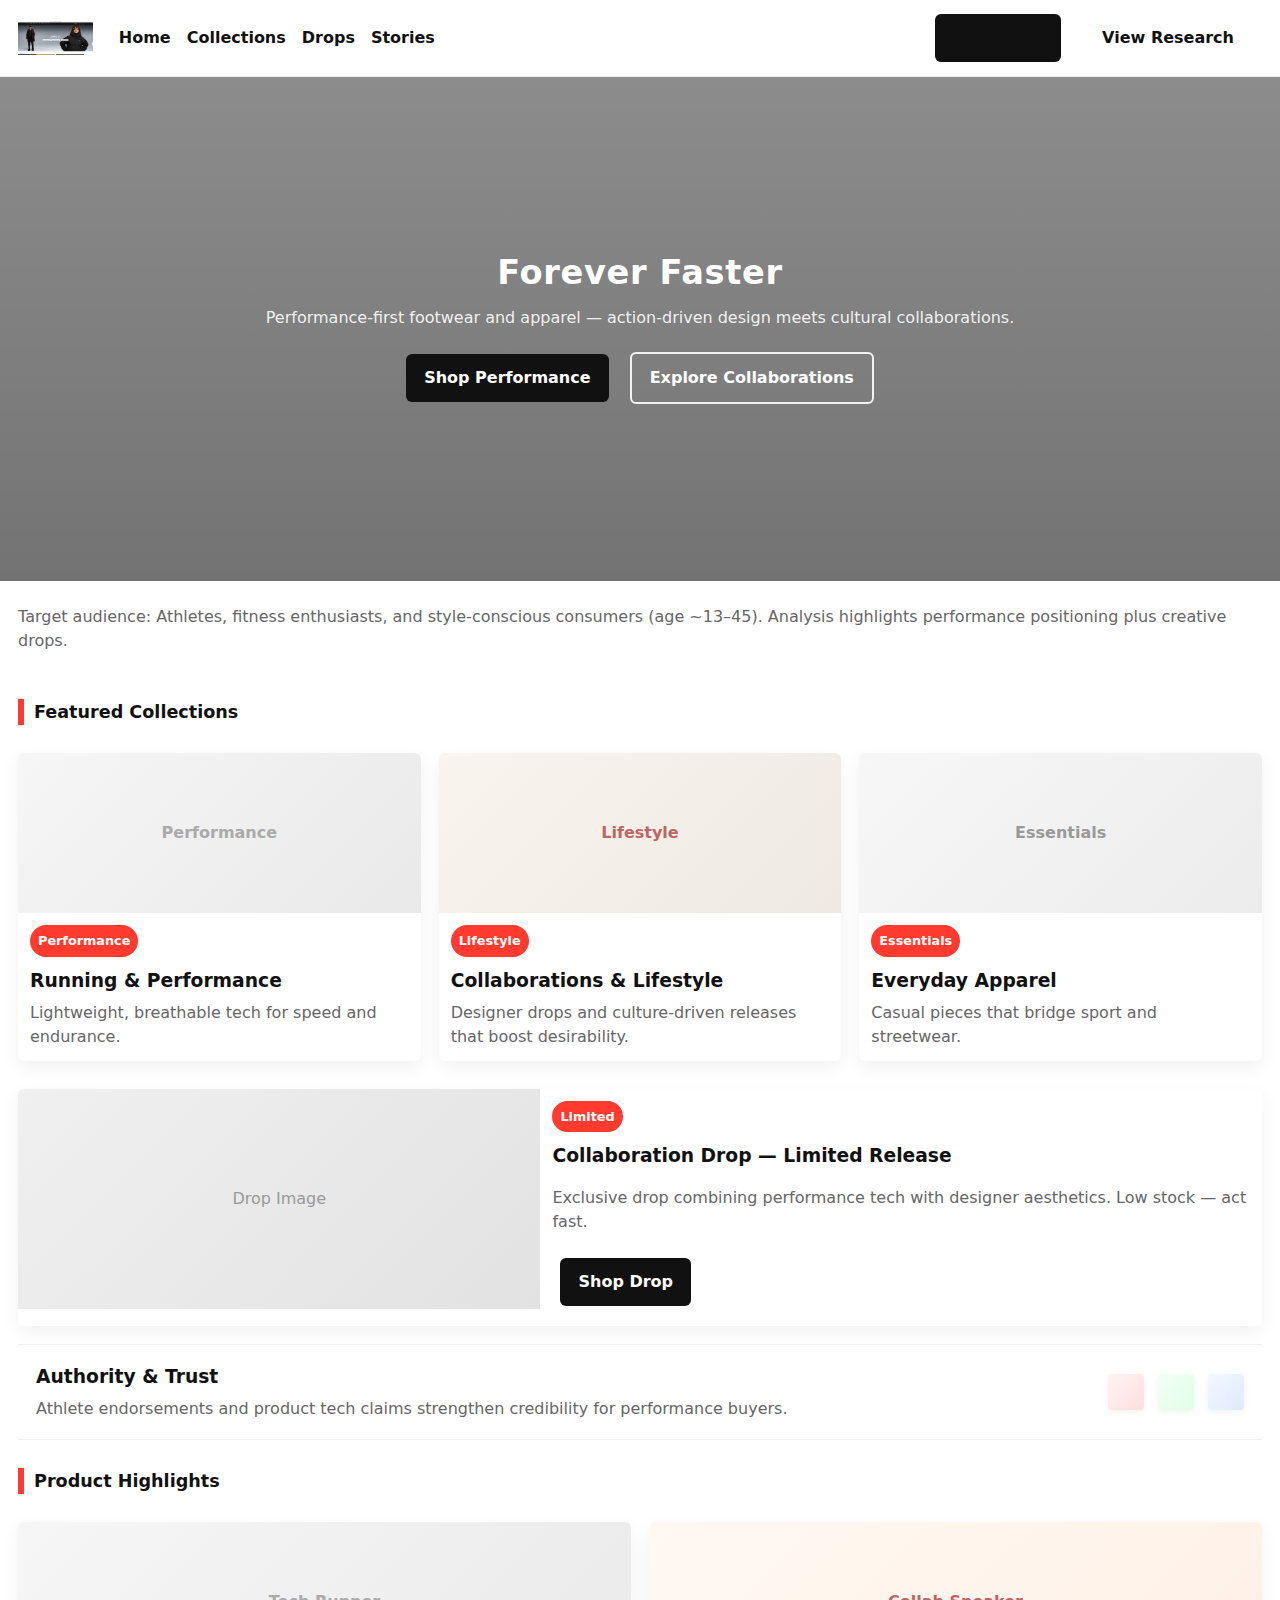
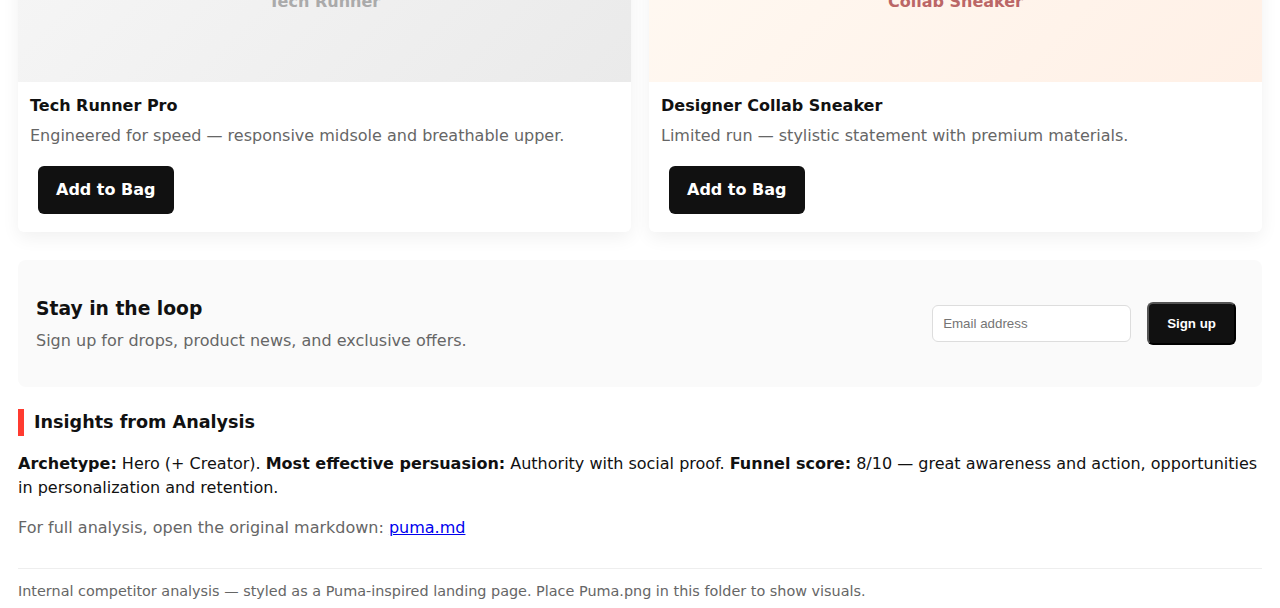
<file: docs/competitors/danielpark/index.html>
<!doctype html>
<html lang="en">
<head>
	<meta charset="utf-8" />
	<meta name="viewport" content="width=device-width,initial-scale=1" />
	<title>PUMA — Competitor Analysis</title>
	<link rel="stylesheet" href="styles.css">
	<style>
		/* Inline page-specific styles to give a Puma-like layout without editing styles.css */
		.hero{
			display:flex;
			align-items:center;
			justify-content:center;
			min-height:56vh;
			color:#fff;
			text-align:center;
			/* removed second reference to Puma.png - using gradient + subtle pattern instead */
			background:
				linear-gradient(180deg, rgba(0,0,0,.45), rgba(0,0,0,.55)),
				repeating-radial-gradient(circle at 10% 10%, rgba(255,255,255,0.02), rgba(255,255,255,0.02) 8px, transparent 8px, transparent 24px);
			gap:20px;
			padding:48px 18px;
		}
		.hero .inner{max-width:1000px;}
		.hero h2{font-size:2.1rem;margin:0 0 8px;letter-spacing:0.02em}
		.hero p{margin:0 0 16px;color:rgba(255,255,255,0.9)}
		.cta{display:inline-block;background:#111;color:#fff;padding:12px 18px;text-decoration:none;border-radius:6px;margin:6px 8px;font-weight:600}
		.cta.ghost{background:transparent;border:2px solid rgba(255,255,255,0.9)}
		.topnav{
			display:flex;align-items:center;gap:18px;padding:12px 18px;border-bottom:1px solid #eee;background:#fff;
			position:sticky;top:0;z-index:40;
		}
		.topnav .logo{height:34px}
		.topnav nav{margin-left:18px}
		.topnav a{margin:0 8px;text-decoration:none;color:#111;font-weight:600}
		.collections{display:grid;grid-template-columns:repeat(auto-fit,minmax(220px,1fr));gap:18px;margin:28px 0}
		.card{background:#fff;border-radius:6px;box-shadow:0 6px 18px rgba(0,0,0,0.06);overflow:hidden}
		.card .media{height:160px;background:#f5f5f5;background-size:cover;background-position:center}
		.card .body{padding:12px}
		.badge{display:inline-block;background:var(--accent);color:#fff;padding:6px 8px;border-radius:16px;font-size:0.8rem;font-weight:700}
		.authority{display:flex;gap:18px;align-items:center;justify-content:space-between;padding:18px;border-top:1px solid #f0f0f0;border-bottom:1px solid #f0f0f0;margin:18px 0}
		.authority .list{display:flex;gap:14px;align-items:center}
		.newsletter{display:flex;gap:8px;align-items:center;margin:18px 0}
		.newsletter input{flex:1;padding:10px;border:1px solid #ddd;border-radius:6px}
		@media (max-width:720px){ .hero h2{font-size:1.6rem} .authority{flex-direction:column;align-items:flex-start} }
	</style>
</head>
<body>
	<!-- top navigation (Puma-like) -->
	<header class="topnav" role="banner">
		<div style="display:flex;align-items:center;">
			<img src="Puma.png" alt="PUMA logo" class="logo" onerror="this.style.display='none'">
			<nav aria-label="Primary" style="display:flex;">
				<a href="#basic-info">Home</a>
				<a href="#archetype">Collections</a>
				<a href="#persuasion">Drops</a>
				<a href="#funnel">Stories</a>
			</nav>
		</div>
		<div style="margin-left:auto">
			<a class="cta" href="#takeaways">Shop Now</a>
			<a class="cta ghost" href="puma.md" target="_blank" rel="noopener">View Research</a>
		</div>
	</header>

	<!-- hero (uses gradient/pattern now; logo in topnav is the single image) -->
	<section class="hero" role="region" aria-label="Hero">
		<div class="inner">
			<h2>Forever Faster</h2>
			<p>Performance-first footwear and apparel — action-driven design meets cultural collaborations.</p>
			<div>
				<a class="cta" href="#strengths">Shop Performance</a>
				<a class="cta ghost" href="#takeaways">Explore Collaborations</a>
			</div>
		</div>
	</section>

	<main class="content" role="main">
		<!-- Quick summary banner -->
		<section style="padding:18px 0;">
			<p style="margin:0; color:var(--muted);">Target audience: Athletes, fitness enthusiasts, and style-conscious consumers (age ~13–45). Analysis highlights performance positioning plus creative drops.</p>
		</section>

		<!-- Collections grid (based on puma.md content) -->
		<section id="collections" aria-label="Featured collections">
			<h2 style="border-left:6px solid var(--accent);padding-left:10px;">Featured Collections</h2>
			<div class="collections">
				<div class="card">
					<!-- replaced image background with neutral gradient placeholder -->
					<div class="media" style="background:linear-gradient(135deg,#f6f6f6,#e9e9e9);display:flex;align-items:center;justify-content:center;color:#aaa;font-weight:700">Performance</div>
					<div class="body">
						<span class="badge">Performance</span>
						<h3 style="margin:10px 0 6px">Running & Performance</h3>
						<p style="margin:0;color:var(--muted)">Lightweight, breathable tech for speed and endurance.</p>
					</div>
				</div>

				<div class="card">
					<div class="media" style="background:linear-gradient(135deg,#faf4ef,#efe9e3);display:flex;align-items:center;justify-content:center;color:#b66;font-weight:700">Lifestyle</div>
					<div class="body">
						<span class="badge">Lifestyle</span>
						<h3 style="margin:10px 0 6px">Collaborations & Lifestyle</h3>
						<p style="margin:0;color:var(--muted)">Designer drops and culture-driven releases that boost desirability.</p>
					</div>
				</div>

				<div class="card">
					<div class="media" style="background:linear-gradient(135deg,#f7f7f7,#ececec);display:flex;align-items:center;justify-content:center;color:#999;font-weight:700">Essentials</div>
					<div class="body">
						<span class="badge">Essentials</span>
						<h3 style="margin:10px 0 6px">Everyday Apparel</h3>
						<p style="margin:0;color:var(--muted)">Casual pieces that bridge sport and streetwear.</p>
					</div>
				</div>
			</div>
		</section>

		<!-- Featured drop with scarcity (media uses gradient placeholder) -->
		<section id="featured-drop" aria-label="Featured drop" style="margin-bottom:18px;">
			<div class="card" style="display:flex;gap:0;align-items:stretch;overflow:hidden;">
				<div class="media" style="width:42%;background:linear-gradient(135deg,#f0f0f0,#e2e2e2);min-height:220px;display:flex;align-items:center;justify-content:center;color:#999">Drop Image</div>
				<div class="body" style="flex:1;">
					<span class="badge">Limited</span>
					<h3 style="margin:10px 0 8px">Collaboration Drop — Limited Release</h3>
					<p style="color:var(--muted)">Exclusive drop combining performance tech with designer aesthetics. Low stock — act fast.</p>
					<div style="margin-top:12px;">
						<a class="cta" href="#persuasion">Shop Drop</a>
						<a class="cta ghost" href="#research">Read Story</a>
					</div>
				</div>
			</div>
		</section>

		<!-- Authority / endorsements: replaced <img> placeholders with styled divs (no Puma.png) -->
		<section class="authority" aria-label="Athlete endorsements">
			<div>
				<h3 style="margin:0 0 6px">Authority & Trust</h3>
				<p style="margin:0;color:var(--muted)">Athlete endorsements and product tech claims strengthen credibility for performance buyers.</p>
			</div>
			<div class="list" aria-hidden="true">
				<!-- placeholders instead of repeated Puma.png -->
				<div style="width:36px;height:36px;background:linear-gradient(135deg,#fff4f4,#ffdede);border-radius:4px;box-shadow:0 2px 6px rgba(0,0,0,0.06)"></div>
				<div style="width:36px;height:36px;background:linear-gradient(135deg,#f4fff7,#dfffe6);border-radius:4px;box-shadow:0 2px 6px rgba(0,0,0,0.06)"></div>
				<div style="width:36px;height:36px;background:linear-gradient(135deg,#f4f8ff,#dfeaff);border-radius:4px;box-shadow:0 2px 6px rgba(0,0,0,0.06)"></div>
			</div>
		</section>

		<!-- Product highlights (converted from analysis content) -->
		<section id="products">
			<h2 style="border-left:6px solid var(--accent);padding-left:10px;">Product Highlights</h2>
			<div class="collections">
				<div class="card">
					<div class="media" style="background:linear-gradient(135deg,#f6f6f6,#eaeaea);display:flex;align-items:center;justify-content:center;color:#aaa;font-weight:700">Tech Runner</div>
					<div class="body">
						<h4 style="margin:0 0 6px">Tech Runner Pro</h4>
						<p style="margin:0;color:var(--muted)">Engineered for speed — responsive midsole and breathable upper.</p>
						<div style="margin-top:12px;"><a class="cta" href="#funnel">Add to Bag</a></div>
					</div>
				</div>

				<div class="card">
					<div class="media" style="background:linear-gradient(135deg,#fff9f2,#fff0e6);display:flex;align-items:center;justify-content:center;color:#b66;font-weight:700">Collab Sneaker</div>
					<div class="body">
						<h4 style="margin:0 0 6px">Designer Collab Sneaker</h4>
						<p style="margin:0;color:var(--muted)">Limited run — stylistic statement with premium materials.</p>
						<div style="margin-top:12px;"><a class="cta" href="#persuasion">Add to Bag</a></div>
					</div>
				</div>
			</div>
		</section>

		<!-- Newsletter / CTA -->
		<section style="margin:22px 0;padding:18px;border-radius:8px;background:#fafafa;display:flex;align-items:center;gap:12px;flex-wrap:wrap;">
			<div style="flex:1;min-width:220px;">
				<h3 style="margin:0 0 6px">Stay in the loop</h3>
				<p style="margin:0;color:var(--muted)">Sign up for drops, product news, and exclusive offers.</p>
			</div>
			<form class="newsletter" onsubmit="alert('Demo only: signup simulated'); return false;">
				<input type="email" placeholder="Email address" required>
				<button class="cta" type="submit">Sign up</button>
			</form>
		</section>

		<!-- keep the research-based content (preserves puma.md insights) -->
		<section id="insights">
			<h2 style="border-left:6px solid var(--accent);padding-left:10px;">Insights from Analysis</h2>
			<!-- ...existing content from puma.md summarized below... -->
			<p><strong>Archetype:</strong> Hero (+ Creator). <strong>Most effective persuasion:</strong> Authority with social proof. <strong>Funnel score:</strong> 8/10 — great awareness and action, opportunities in personalization and retention.</p>
			<p style="margin-top:8px;color:var(--muted)">For full analysis, open the original markdown: <a href="puma.md" target="_blank" rel="noopener">puma.md</a></p>
		</section>

		<footer class="page-footer" style="margin-top:28px;">
			<p style="margin:0;color:var(--muted)">Internal competitor analysis — styled as a Puma-inspired landing page. Place Puma.png in this folder to show visuals.</p>
		</footer>
	</main>

	<script>
		// smooth scrolling from original page (keeps behavior)
		(function(){
			if (!('querySelector' in document)) return;
			document.querySelectorAll('a[href^="#"]').forEach(function(a){
				a.addEventListener('click', function(e){
					var href = this.getAttribute('href');
					if (!href || href === '#') return;
					if (href.charAt(0) === '#') {
						e.preventDefault();
						var id = href.slice(1);
						var el = document.getElementById(id);
						if (el) el.scrollIntoView({behavior:'smooth', block:'start'});
					}
				});
			});
		})();
	</script>
</body>
</html>
</file>
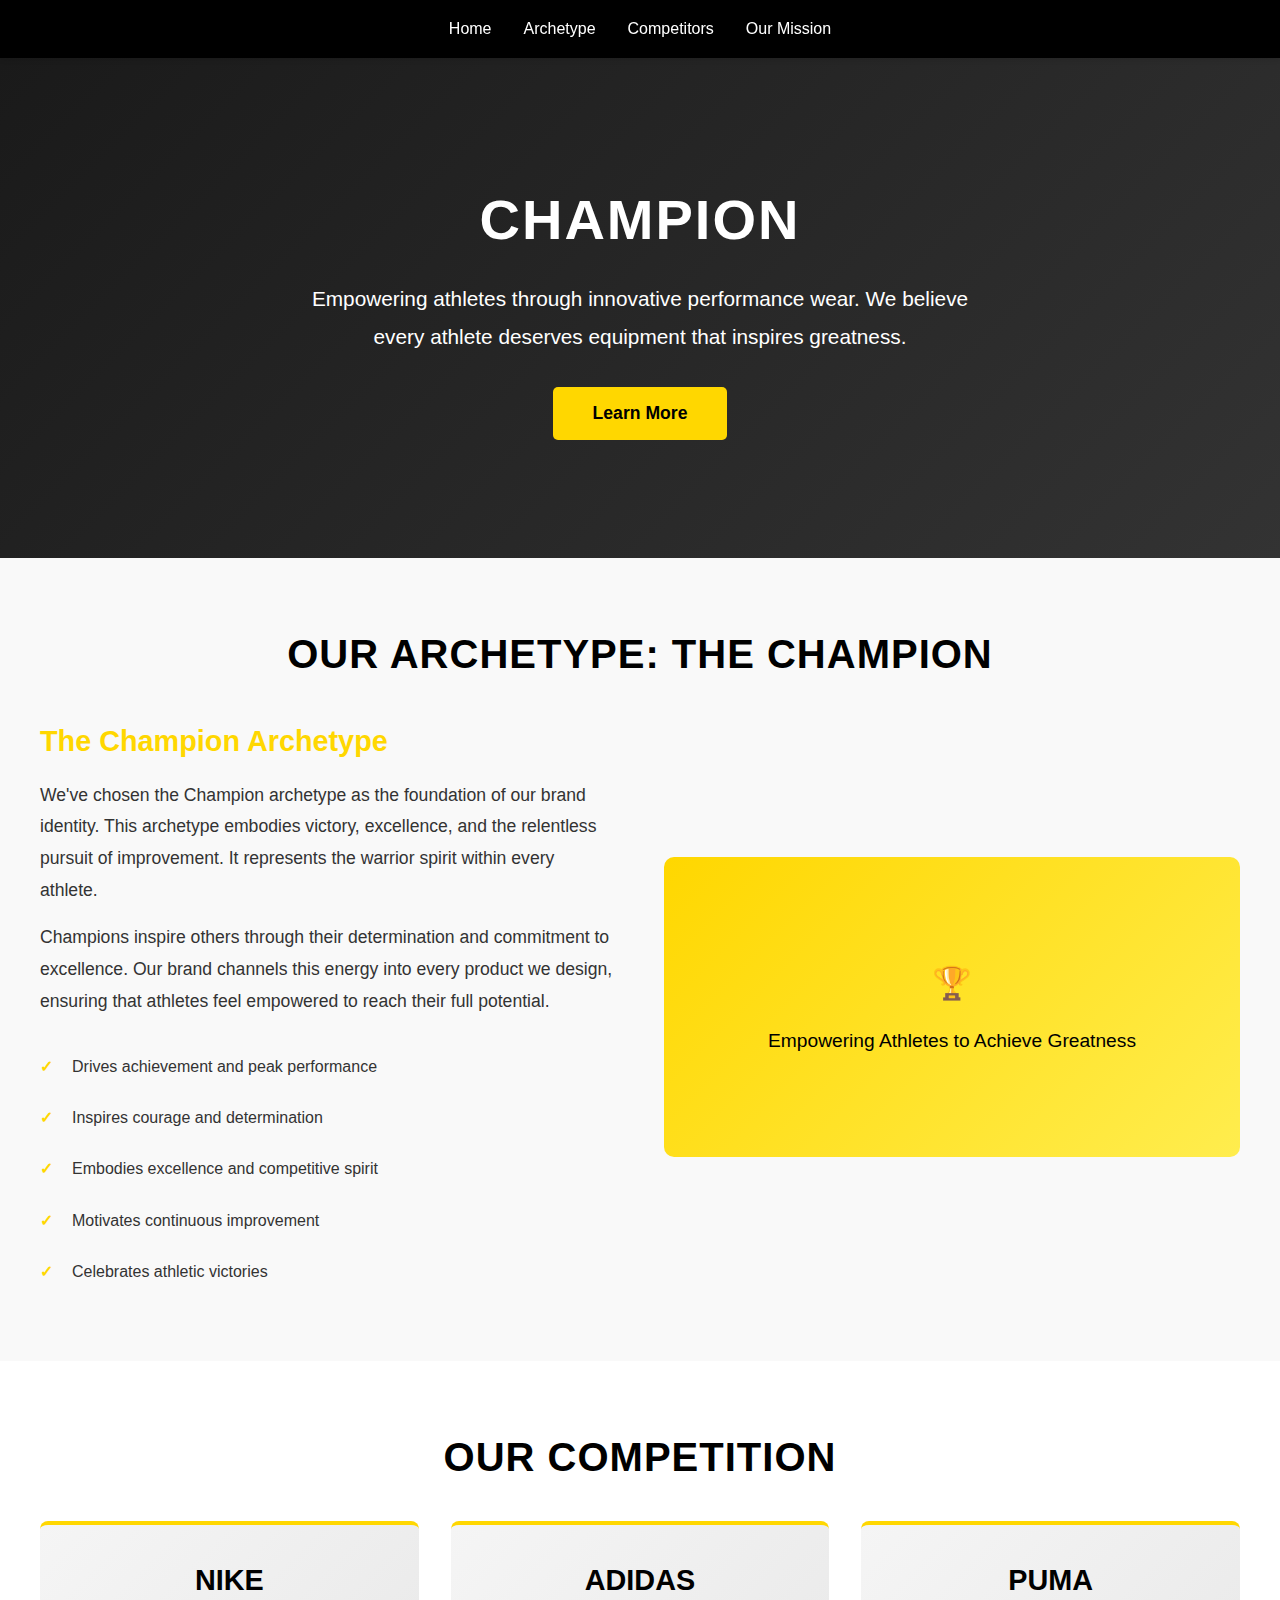
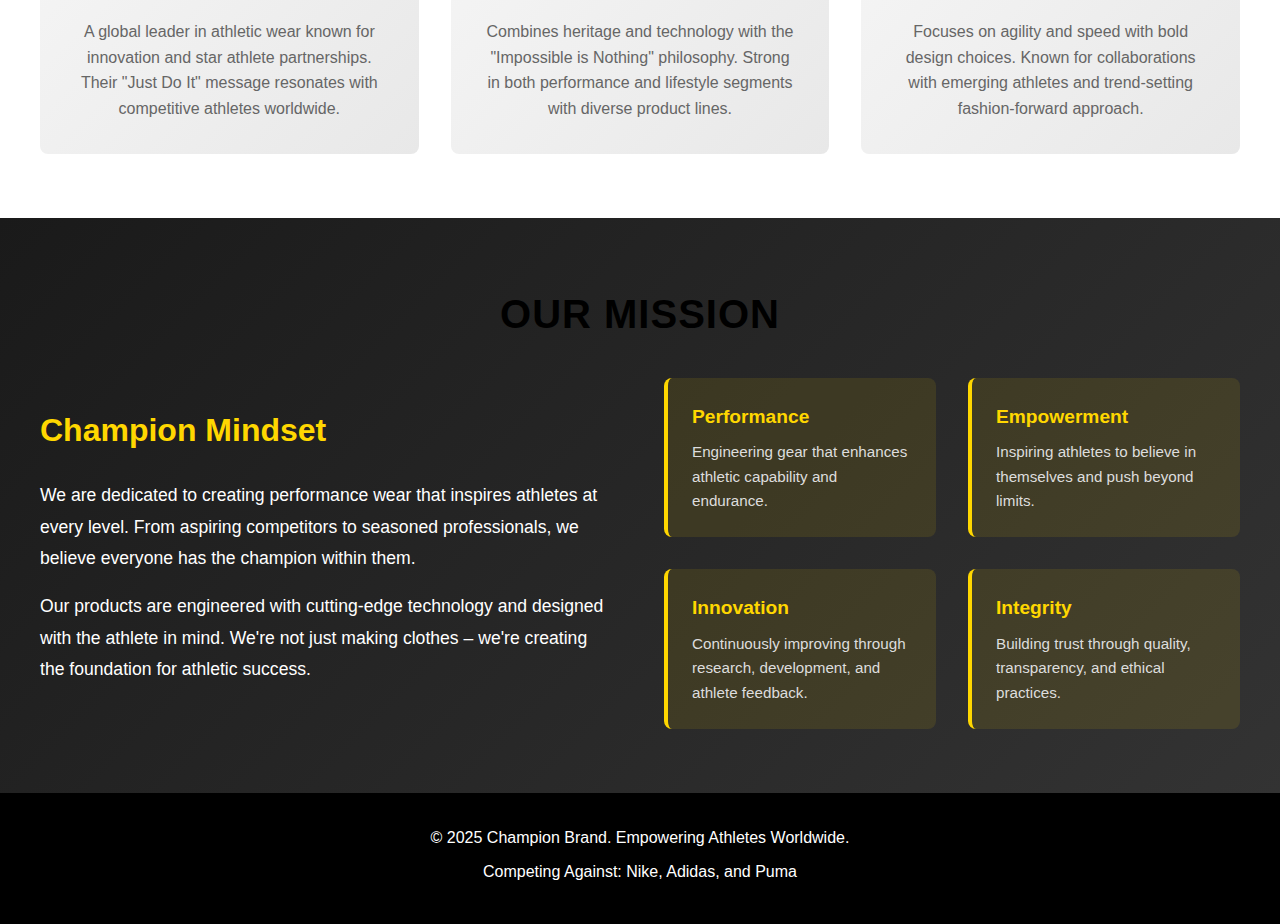
<file: docs/competitors/mauriciorivera/index.html>
<!DOCTYPE html>
<html lang="en">
<head>
    <meta charset="UTF-8">
    <meta name="viewport" content="width=device-width, initial-scale=1.0">
    <title>Champion - Empowering Athletes Through Performance Wear</title>
    <style>
        * {
            margin: 0;
            padding: 0;
            box-sizing: border-box;
        }

        body {
            font-family: 'Segoe UI', Tahoma, Geneva, Verdana, sans-serif;
            line-height: 1.6;
            color: #333;
        }

        /* Navigation */
        nav {
            background-color: #000;
            padding: 1rem 2rem;
            position: sticky;
            top: 0;
            z-index: 100;
            box-shadow: 0 2px 5px rgba(0,0,0,0.1);
        }

        nav ul {
            list-style: none;
            display: flex;
            justify-content: center;
            gap: 2rem;
            flex-wrap: wrap;
        }

        nav a {
            color: #fff;
            text-decoration: none;
            font-weight: 500;
            transition: color 0.3s ease;
        }

        nav a:hover {
            color: #ffd700;
        }

        /* Hero Section */
        .hero {
            background: linear-gradient(135deg, #1a1a1a 0%, #333 100%);
            color: #fff;
            padding: 6rem 2rem;
            text-align: center;
            min-height: 500px;
            display: flex;
            flex-direction: column;
            justify-content: center;
            align-items: center;
        }

        .hero h1 {
            font-size: 3.5rem;
            margin-bottom: 1rem;
            text-transform: uppercase;
            letter-spacing: 2px;
        }

        .hero p {
            font-size: 1.3rem;
            margin-bottom: 2rem;
            max-width: 700px;
            line-height: 1.8;
        }

        .cta-button {
            background-color: #ffd700;
            color: #000;
            padding: 1rem 2.5rem;
            font-size: 1.1rem;
            border: none;
            border-radius: 5px;
            cursor: pointer;
            font-weight: 700;
            transition: background-color 0.3s ease, transform 0.2s ease;
            text-decoration: none;
            display: inline-block;
        }

        .cta-button:hover {
            background-color: #ffed4e;
            transform: translateY(-2px);
        }

        /* Container */
        .container {
            max-width: 1200px;
            margin: 0 auto;
            padding: 2rem;
        }

        /* Section Styling */
        section {
            padding: 4rem 2rem;
        }

        section h2 {
            font-size: 2.5rem;
            margin-bottom: 2rem;
            text-align: center;
            color: #000;
            text-transform: uppercase;
            letter-spacing: 1px;
        }

        /* Archetype Section */
        .archetype {
            background-color: #f9f9f9;
        }

        .archetype-content {
            display: grid;
            grid-template-columns: 1fr 1fr;
            gap: 3rem;
            align-items: center;
            max-width: 1200px;
            margin: 0 auto;
        }

        .archetype-text h3 {
            font-size: 1.8rem;
            margin-bottom: 1rem;
            color: #ffd700;
        }

        .archetype-text p {
            font-size: 1.1rem;
            margin-bottom: 1rem;
            line-height: 1.8;
        }

        .archetype-features {
            list-style: none;
            margin-top: 1.5rem;
        }

        .archetype-features li {
            padding: 0.8rem 0;
            padding-left: 2rem;
            position: relative;
            font-size: 1rem;
        }

        .archetype-features li:before {
            content: "✓";
            position: absolute;
            left: 0;
            color: #ffd700;
            font-weight: bold;
        }

        .archetype-visual {
            background: linear-gradient(135deg, #ffd700 0%, #ffed4e 100%);
            padding: 2rem;
            border-radius: 10px;
            text-align: center;
            min-height: 300px;
            display: flex;
            flex-direction: column;
            justify-content: center;
            align-items: center;
        }

        .archetype-visual h3 {
            font-size: 2rem;
            color: #000;
            text-transform: uppercase;
            margin-bottom: 1rem;
        }

        .archetype-visual p {
            color: #000;
            font-size: 1.2rem;
            font-weight: 500;
        }

        /* Competitors Section */
        .competitors {
            background-color: #fff;
        }

        .competitors-grid {
            display: grid;
            grid-template-columns: repeat(auto-fit, minmax(250px, 1fr));
            gap: 2rem;
            max-width: 1200px;
            margin: 0 auto;
        }

        .competitor-card {
            background: linear-gradient(135deg, #f5f5f5 0%, #e8e8e8 100%);
            padding: 2rem;
            border-radius: 8px;
            text-align: center;
            transition: transform 0.3s ease, box-shadow 0.3s ease;
            border-top: 4px solid #ffd700;
        }

        .competitor-card:hover {
            transform: translateY(-5px);
            box-shadow: 0 10px 25px rgba(0,0,0,0.15);
        }

        .competitor-card h3 {
            font-size: 1.8rem;
            margin-bottom: 1rem;
            color: #000;
            text-transform: uppercase;
        }

        .competitor-card p {
            color: #666;
            font-size: 1rem;
            line-height: 1.6;
        }

        /* Mission Section */
        .mission {
            background: linear-gradient(135deg, #1a1a1a 0%, #333 100%);
            color: #fff;
        }

        .mission-content {
            display: grid;
            grid-template-columns: 1fr 1fr;
            gap: 3rem;
            align-items: center;
            max-width: 1200px;
            margin: 0 auto;
        }

        .mission-text h3 {
            font-size: 2rem;
            margin-bottom: 1.5rem;
            color: #ffd700;
        }

        .mission-text p {
            font-size: 1.1rem;
            margin-bottom: 1rem;
            line-height: 1.8;
        }

        .mission-values {
            display: grid;
            grid-template-columns: 1fr 1fr;
            gap: 2rem;
        }

        .value-item {
            background: rgba(255, 215, 0, 0.1);
            padding: 1.5rem;
            border-radius: 8px;
            border-left: 4px solid #ffd700;
        }

        .value-item h4 {
            color: #ffd700;
            margin-bottom: 0.5rem;
            font-size: 1.2rem;
        }

        .value-item p {
            color: #ddd;
            font-size: 0.95rem;
        }

        /* Footer */
        footer {
            background-color: #000;
            color: #fff;
            text-align: center;
            padding: 2rem;
        }

        footer p {
            margin-bottom: 0.5rem;
        }

        /* Responsive Design */
        @media (max-width: 768px) {
            nav ul {
                flex-direction: column;
                gap: 0.5rem;
                align-items: center;
            }

            .hero h1 {
                font-size: 2.5rem;
            }

            .hero p {
                font-size: 1.1rem;
            }

            section h2 {
                font-size: 2rem;
            }

            .archetype-content {
                grid-template-columns: 1fr;
                gap: 2rem;
            }

            .mission-content {
                grid-template-columns: 1fr;
                gap: 2rem;
            }

            .competitors-grid {
                grid-template-columns: 1fr;
            }

            .mission-values {
                grid-template-columns: 1fr;
            }

            .hero {
                padding: 4rem 1rem;
                min-height: 350px;
            }

            section {
                padding: 2rem 1rem;
            }
        }

        @media (max-width: 480px) {
            nav {
                padding: 0.5rem 1rem;
            }

            nav ul {
                gap: 0.3rem;
            }

            .hero h1 {
                font-size: 2rem;
            }

            .hero p {
                font-size: 1rem;
            }

            .cta-button {
                padding: 0.8rem 2rem;
                font-size: 1rem;
            }

            section h2 {
                font-size: 1.7rem;
            }

            .archetype-text h3 {
                font-size: 1.5rem;
            }

            .competitor-card h3 {
                font-size: 1.5rem;
            }

            .mission-text h3 {
                font-size: 1.5rem;
            }
        }
    </style>
</head>
<body>
    <!-- Navigation -->
    <nav>
        <ul>
            <li><a href="#home">Home</a></li>
            <li><a href="#archetype">Archetype</a></li>
            <li><a href="#competitors">Competitors</a></li>
            <li><a href="#mission">Our Mission</a></li>
        </ul>
    </nav>

    <!-- Hero Section -->
    <section id="home" class="hero">
        <h1>Champion</h1>
        <p>Empowering athletes through innovative performance wear. We believe every athlete deserves equipment that inspires greatness.</p>
        <button class="cta-button">Learn More</button>
    </section>

    <!-- Archetype Section -->
    <section id="archetype" class="archetype">
        <h2>Our Archetype: The Champion</h2>
        <div class="archetype-content">
            <div class="archetype-text">
                <h3>The Champion Archetype</h3>
                <p>We've chosen the Champion archetype as the foundation of our brand identity. This archetype embodies victory, excellence, and the relentless pursuit of improvement. It represents the warrior spirit within every athlete.</p>
                <p>Champions inspire others through their determination and commitment to excellence. Our brand channels this energy into every product we design, ensuring that athletes feel empowered to reach their full potential.</p>
                <ul class="archetype-features">
                    <li>Drives achievement and peak performance</li>
                    <li>Inspires courage and determination</li>
                    <li>Embodies excellence and competitive spirit</li>
                    <li>Motivates continuous improvement</li>
                    <li>Celebrates athletic victories</li>
                </ul>
            </div>
            <div class="archetype-visual">
                <h3>🏆</h3>
                <p>Empowering Athletes to Achieve Greatness</p>
            </div>
        </div>
    </section>

    <!-- Competitors Section -->
    <section id="competitors" class="competitors">
        <h2>Our Competition</h2>
        <div class="competitors-grid">
            <div class="competitor-card">
                <h3>Nike</h3>
                <p>A global leader in athletic wear known for innovation and star athlete partnerships. Their "Just Do It" message resonates with competitive athletes worldwide.</p>
            </div>
            <div class="competitor-card">
                <h3>Adidas</h3>
                <p>Combines heritage and technology with the "Impossible is Nothing" philosophy. Strong in both performance and lifestyle segments with diverse product lines.</p>
            </div>
            <div class="competitor-card">
                <h3>Puma</h3>
                <p>Focuses on agility and speed with bold design choices. Known for collaborations with emerging athletes and trend-setting fashion-forward approach.</p>
            </div>
        </div>
    </section>

    <!-- Mission Section -->
    <section id="mission" class="mission">
        <h2>Our Mission</h2>
        <div class="mission-content">
            <div class="mission-text">
                <h3>Champion Mindset</h3>
                <p>We are dedicated to creating performance wear that inspires athletes at every level. From aspiring competitors to seasoned professionals, we believe everyone has the champion within them.</p>
                <p>Our products are engineered with cutting-edge technology and designed with the athlete in mind. We're not just making clothes – we're creating the foundation for athletic success.</p>
            </div>
            <div class="mission-values">
                <div class="value-item">
                    <h4>Performance</h4>
                    <p>Engineering gear that enhances athletic capability and endurance.</p>
                </div>
                <div class="value-item">
                    <h4>Empowerment</h4>
                    <p>Inspiring athletes to believe in themselves and push beyond limits.</p>
                </div>
                <div class="value-item">
                    <h4>Innovation</h4>
                    <p>Continuously improving through research, development, and athlete feedback.</p>
                </div>
                <div class="value-item">
                    <h4>Integrity</h4>
                    <p>Building trust through quality, transparency, and ethical practices.</p>
                </div>
            </div>
        </div>
    </section>

    <!-- Footer -->
    <footer>
        <p>&copy; 2025 Champion Brand. Empowering Athletes Worldwide.</p>
        <p>Competing Against: Nike, Adidas, and Puma</p>
    </footer>
</body>
</html>
</file>
<file: docs/competitors/danielpark/styles.css>
:root{
  --accent:#ff3b30; /* bold accent similar to energetic red */
  --bg:#fff;
  --muted:#666;
  --maxw:1100px;
  --gap:20px;
}
*{box-sizing:border-box}
body{
  font-family: system-ui, -apple-system, "Segoe UI", Roboto, "Helvetica Neue", Arial;
  margin:0;
  color:#111;
  background:var(--bg);
  line-height:1.5;
}
.site-header{
  border-bottom:1px solid #eee;
  background:#fafafa;
}
.header-inner{
  max-width:var(--maxw);
  margin:0 auto;
  padding:18px;
  display:flex;
  gap:12px;
  align-items:center;
}
.logo{height:48px;width:auto}
.site-header h1{font-size:1.1rem;margin:0;color:#111}
.md-link{margin-left:auto;color:var(--muted);text-decoration:none;font-size:0.9rem}

.layout{
  max-width:var(--maxw);
  margin:18px auto;
  display:grid;
  grid-template-columns:250px 1fr;
  gap:var(--gap);
  padding:0 18px 60px;
}

/* TOC */
.toc{
  position:sticky;
  top:16px;
  height:calc(100vh - 32px);
  overflow:auto;
  padding:14px;
  border-right:1px solid #f0f0f0;
}
.toc h2{margin-top:0;font-size:1rem}
.toc ul{padding-left:1rem;margin:0}
.toc a{display:inline-block;color:#111;text-decoration:none;padding:6px 0}
.toc a:hover{color:var(--accent)}

/* Main content */
.content{padding:6px 18px}
.content section{margin-bottom:28px}
.content h2{border-left:6px solid var(--accent);padding-left:10px;margin:0 0 10px 0;font-size:1.1rem}
.content h3{margin:8px 0 6px}
.page-footer{border-top:1px solid #eee;padding-top:12px;color:var(--muted);font-size:0.9rem}

/* Responsive */
@media (max-width:900px){
  .layout{grid-template-columns:1fr; padding-bottom:60px}
  .toc{position:relative;height:auto;border-right:0;border-bottom:1px solid #f0f0f0;margin-bottom:12px}
  .md-link{display:none}
}
</file>
